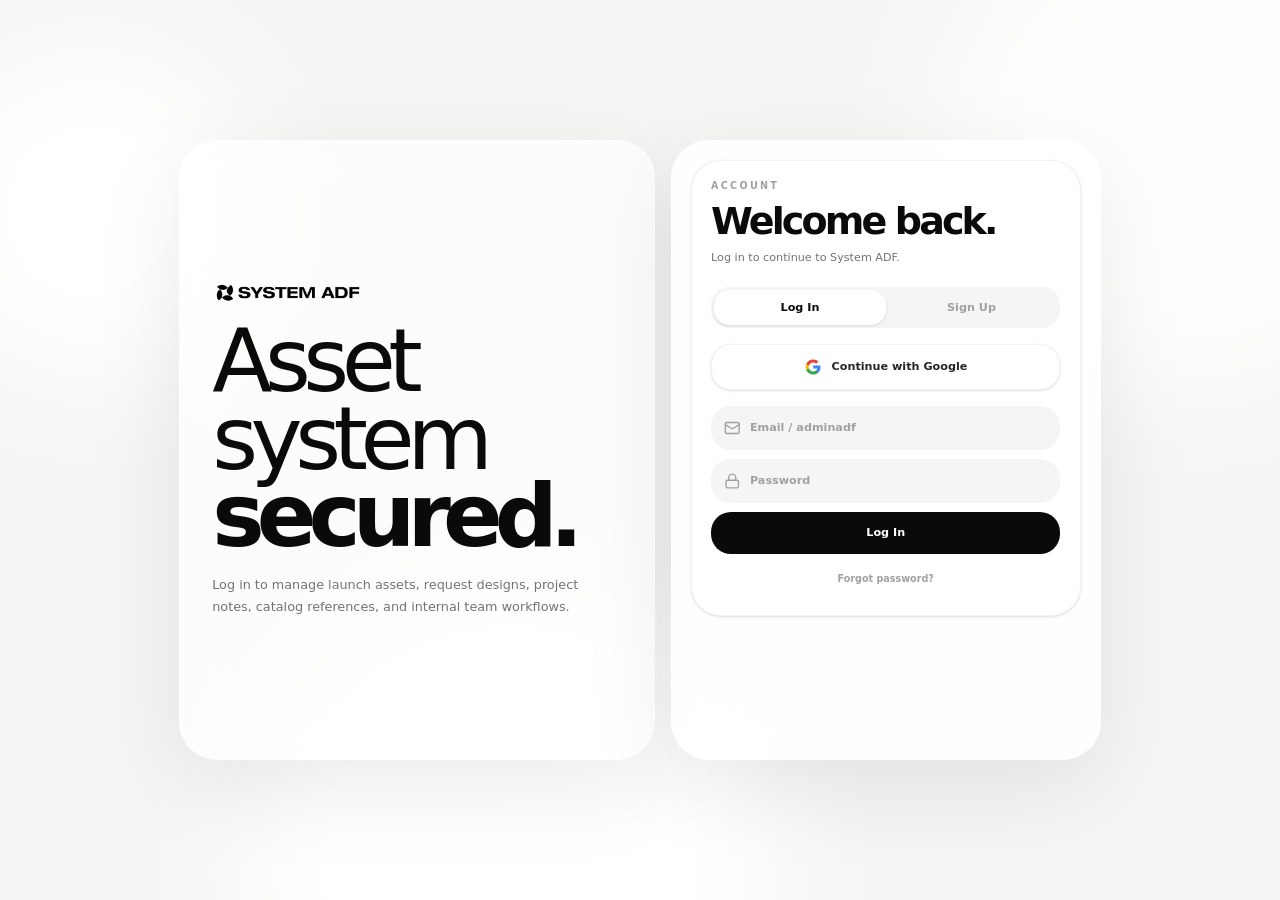
<file: index.html>
<!doctype html>
<html lang="en">
  <head>
    <meta charset="UTF-8" />
    <meta name="viewport" content="width=device-width, initial-scale=1.0, viewport-fit=cover" />
    
    <link rel="manifest" href="/manifest.webmanifest" />
    <link rel="apple-touch-icon" href="/app-icons/apple-touch-icon.png" />
    <meta name="theme-color" content="#f5f5f3" />
    <meta name="apple-mobile-web-app-capable" content="yes" />
    <meta name="apple-mobile-web-app-title" content="SystemADF" />
    <meta name="apple-mobile-web-app-status-bar-style" content="default" />
    <title>SystemADF | Asset Management</title>
    <meta name="description" content="ADF Central Intelligence System - Empowering forward-thinking brands with intelligent strategy and radical visual systems." />
    <meta name="google-site-verification" content="googlee403290d1db632d6" />

    <meta property="og:type" content="website" />
    <meta property="og:url" content="https://systemadf.site/" />
    <meta property="og:title" content="SystemADF | Central Intelligence System" />
    <meta property="og:description" content="Strategic design tracking and asset management for PT AKG DF." />
    <meta property="og:image" content="/brand/system-adf-logo.png" />

    <meta property="twitter:card" content="summary_large_image" />
    <meta property="twitter:url" content="https://systemadf.site/" />
    <meta property="twitter:title" content="SystemADF | Asset Management" />
    <meta property="twitter:description" content="Strategic design tracking and asset management for PT AKG DF." />
    <meta property="twitter:image" content="/brand/system-adf-logo.png" />
    
    <link rel="icon" type="image/png" href="/brand/favicon-new 10.32.55.png" />

    <script>
      (function restoreSpaRoute(location) {
        var params = new URLSearchParams(location.search);
        var redirectPath = params.get("p");

        if (!redirectPath) return;

        var redirectQuery = params.get("q");
        var restoredUrl = redirectPath.replace(/~and~/g, "&");

        if (redirectQuery) {
          restoredUrl += "?" + redirectQuery.replace(/~and~/g, "&");
        }

        restoredUrl += location.hash || "";
        window.history.replaceState({ adf: true, path: redirectPath }, "", restoredUrl);
      })(window.location);
    </script>
    <script type="module" crossorigin src="/assets/index-DAMsmthS.js"></script>
    <link rel="stylesheet" crossorigin href="/assets/index-B2Yzzhyv.css">
  </head>
  <body>
    <div id="root"></div>
  </body>
</html>
</file>
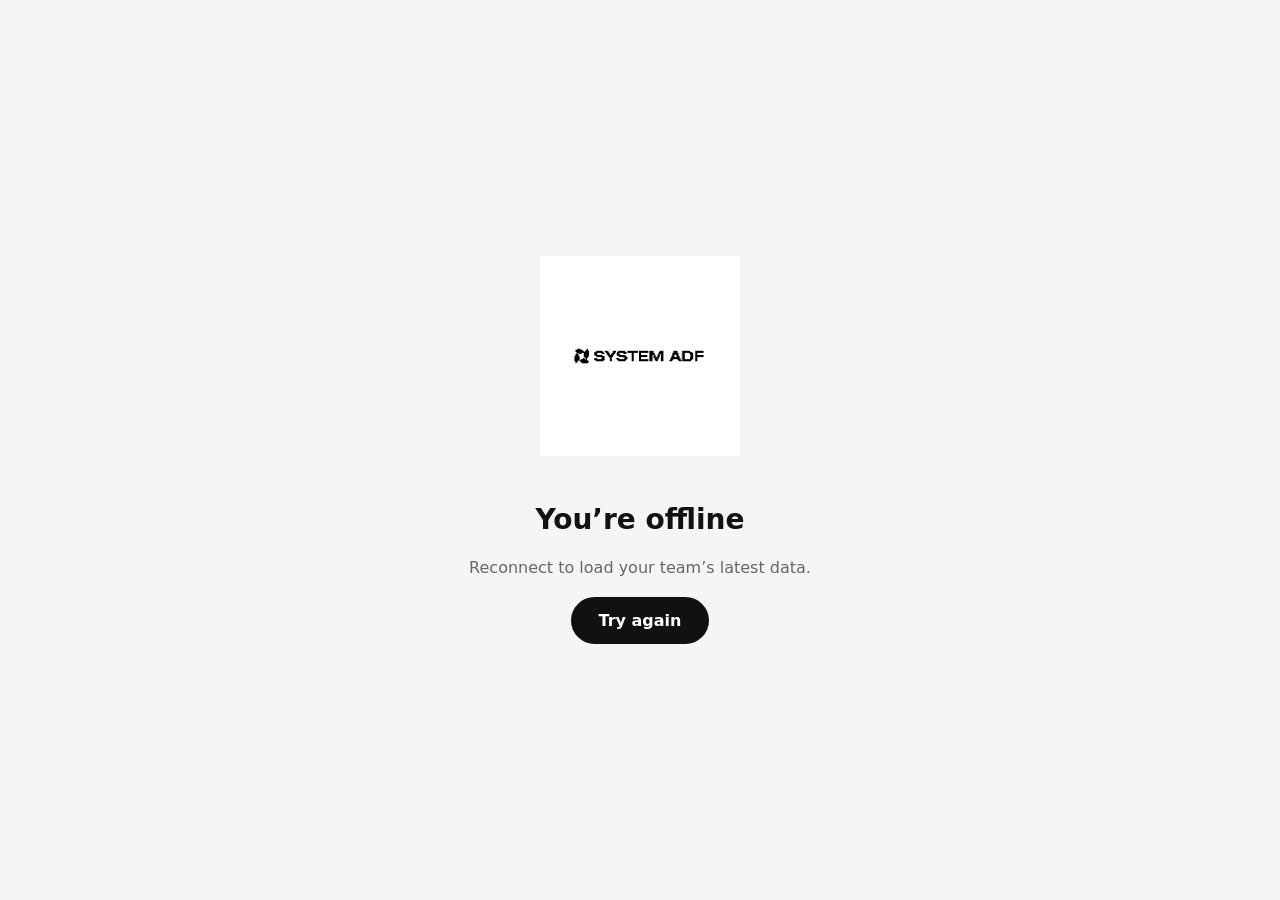
<file: offline.html>
<!doctype html>
<html lang="en"><head><meta charset="utf-8"><meta name="viewport" content="width=device-width, initial-scale=1"><title>SystemADF · Offline</title><style>body{margin:0;background:#f5f5f3;color:#111;font:16px system-ui;min-height:100dvh;display:grid;place-items:center}main{max-width:360px;padding:28px;text-align:center}img{width:200px;max-width:80%;margin-bottom:24px}h1{font-size:28px}p{color:#666;line-height:1.6}button{font:inherit;font-weight:600;background:#111;color:white;border:0;border-radius:24px;padding:14px 28px;cursor:pointer}</style></head><body><main><img src="/app-icons/icon-192.png" alt="SystemADF"><h1 id="title">You’re offline</h1><p id="message">Reconnect to load your team’s latest data.</p><button id="retry" onclick="location.reload()">Try again</button></main><script>if((localStorage.getItem('adf_language_v1')||navigator.language).startsWith('id')){document.documentElement.lang='id';document.getElementById('title').textContent='Koneksi terputus';document.getElementById('message').textContent='Hubungkan internet untuk memuat data terbaru tim.';document.getElementById('retry').textContent='Coba lagi';}</script></body></html>
</file>
